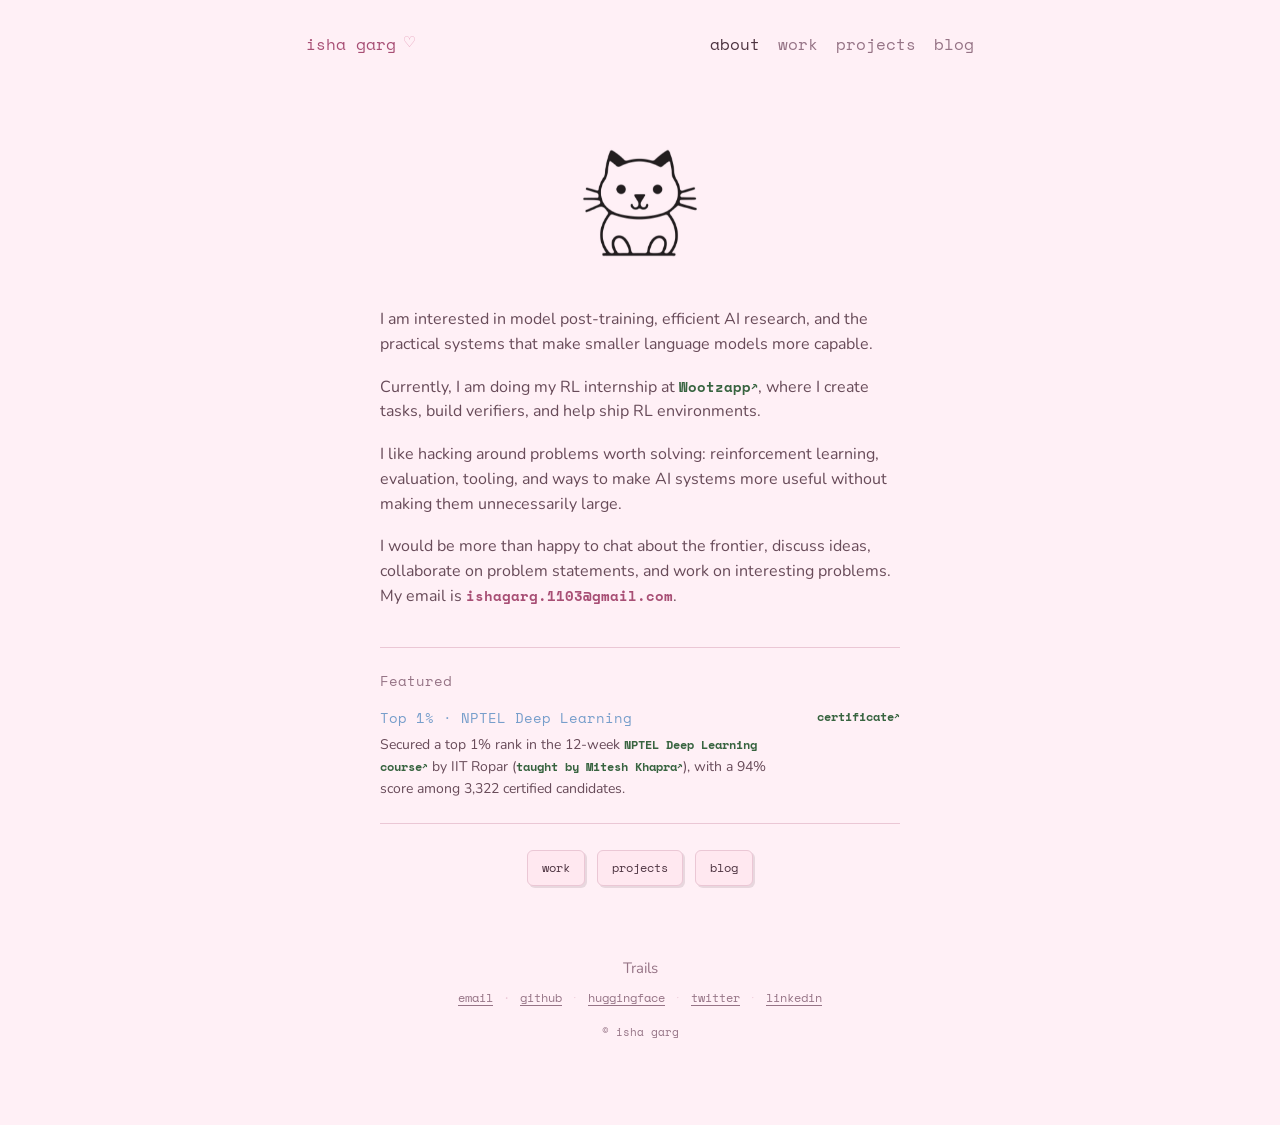
<file: index.html>
<!doctype html>
<html lang="en">
  <head>
    <meta charset="UTF-8" />
    <meta name="viewport" content="width=device-width, initial-scale=1.0" />
    <script>
      window.location.replace("./about/");
    </script>
    <meta http-equiv="refresh" content="0; url=./about/" />
    <title>Isha Garg</title>
    <link rel="canonical" href="./about/" />
  </head>
  <body></body>
</html>
</file>
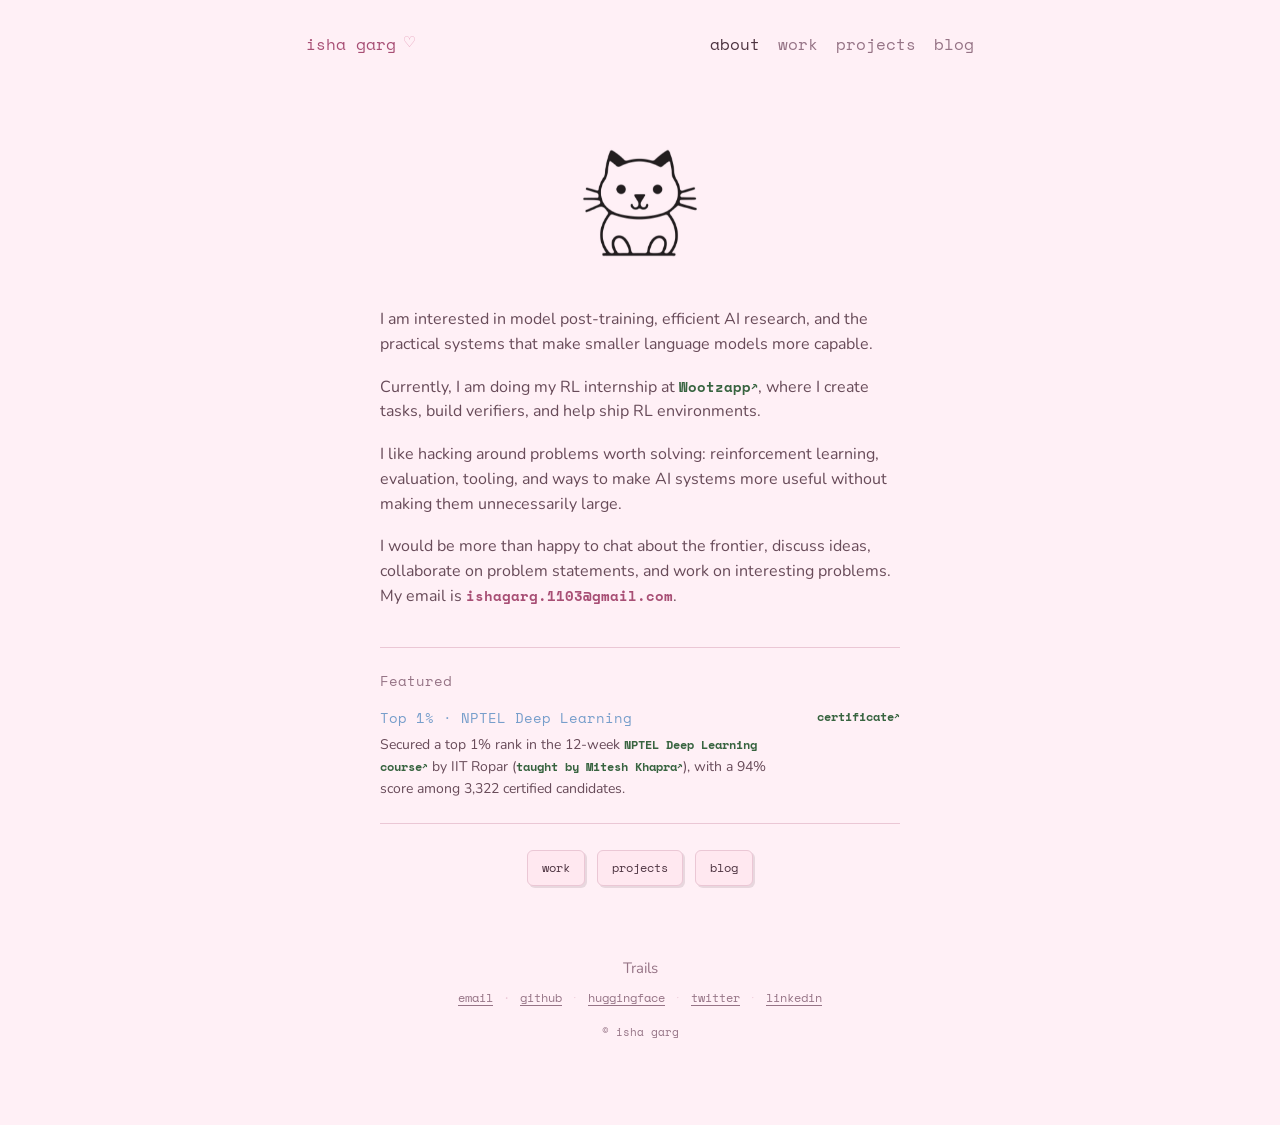
<file: about/index.html>
<!doctype html>
<html lang="en">
  <head>
    <meta charset="UTF-8" />
    <meta name="viewport" content="width=device-width, initial-scale=1.0" />
    <meta
      name="description"
      content="Portfolio of Isha Garg, an Information Technology student building AI, developer tooling, and community education projects."
    />
    <title>about · isha garg</title>
    <link rel="preconnect" href="https://fonts.googleapis.com" />
    <link rel="preconnect" href="https://fonts.gstatic.com" crossorigin />
    <link
      href="https://fonts.googleapis.com/css2?family=Fraunces:ital,opsz,wght@0,9..144,400;0,9..144,500;1,9..144,400&family=Nunito:wght@400;500;600&family=Space+Mono:wght@400;700&display=swap"
      rel="stylesheet"
    />
    <link rel="stylesheet" href="../styles.css" />
  </head>
  <body>
    <div class="wrap">
      <nav class="nav" aria-label="Primary navigation">
        <div class="nav-logo">
          <a href="./">isha garg</a>
        </div>
        <div class="nav-links">
          <a href="./" class="on">about</a>
          <a href="../work/">work</a>
          <a href="../projects/">projects</a>
          <a href="../blog/">blog</a>
        </div>
      </nav>

      <main>
        <section id="about" class="about">
          <img class="mascot" src="../cat.png" alt="simple black and white cat illustration" />

          <div class="about-intro">
            <p>
              I am interested in model post-training, efficient AI research, and
              the practical systems that make smaller language models more capable.
            </p>
            <p>
              Currently, I am doing my RL internship at
              <a href="https://www.wootzapp.com/" target="_blank" rel="noopener">Wootzapp</a>,
              where I create tasks, build verifiers, and help ship RL environments.
            </p>
            <p>
              I like hacking around problems worth solving: reinforcement learning,
              evaluation, tooling, and ways to make AI systems more useful without
              making them unnecessarily large.
            </p>
            <p>
              I would be more than happy to chat about the frontier, discuss ideas,
              collaborate on problem statements, and work on interesting problems.
              My email is
              <a class="email-link" href="mailto:ishagarg.1103@gmail.com">ishagarg.1103@gmail.com</a>.
            </p>
          </div>

          <section class="featured" aria-labelledby="featured-title">
            <h2 id="featured-title">Featured</h2>
            <div class="featured-item">
              <div>
                <p class="featured-title">Top 1% · NPTEL Deep Learning</p>
                <p class="featured-copy">
                  Secured a top 1% rank in the 12-week
                  <a href="https://nptel.ac.in/courses/106106184" target="_blank" rel="noopener">NPTEL Deep Learning course</a>
                  by IIT Ropar
                  (<a href="https://www.cse.iitm.ac.in/~miteshk/" target="_blank" rel="noopener">taught by Mitesh Khapra</a>),
                  with a 94% score among 3,322 certified candidates.
                </p>
              </div>
              <a href="../nptelcertificate.jpeg" target="_blank" rel="noopener">certificate</a>
            </div>
          </section>

          <div class="home-actions" aria-label="Portfolio pages">
            <a href="../work/">work</a>
            <a href="../projects/">projects</a>
            <a href="../blog/">blog</a>
          </div>
        </section>
      </main>

      <footer class="foot compact-foot">
        <div class="elsewhere-title">Trails</div>
        <div class="socials">
          <a href="mailto:ishagarg.1103@gmail.com" aria-label="Email Isha">email</a>
          <a href="https://github.com/IshaGarg1103" target="_blank" rel="noopener">github</a>
          <a href="https://huggingface.co/ishagarg1103" target="_blank" rel="noopener">huggingface</a>
          <a href="https://x.com/slowdownisha" target="_blank" rel="noopener">twitter</a>
          <a href="https://www.linkedin.com/in/isha-garg-300354285/" target="_blank" rel="noopener">linkedin</a>
        </div>
        <div class="copy">© isha garg</div>
      </footer>
    </div>
  </body>
</html>
</file>
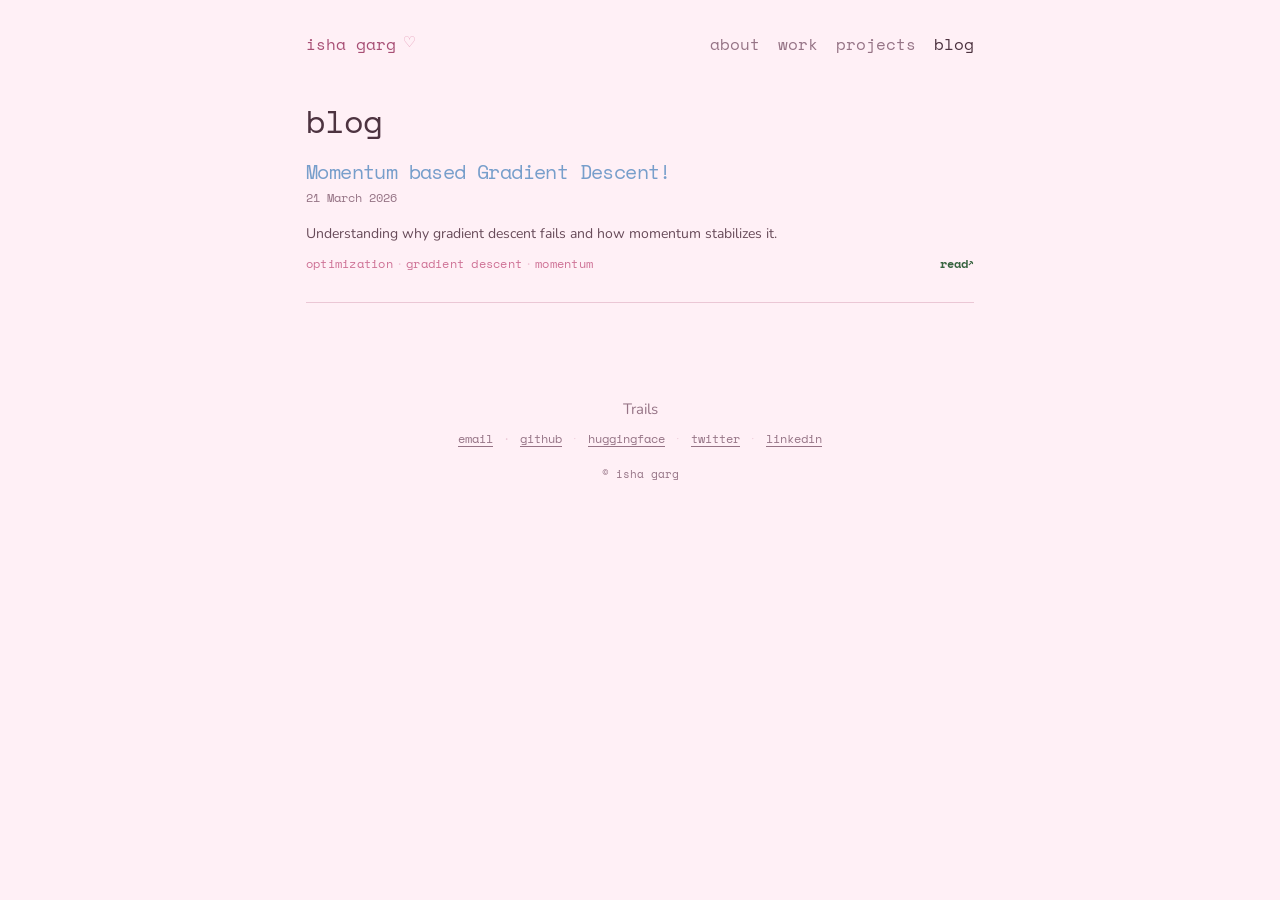
<file: blog/index.html>
<!doctype html>
<html lang="en">
  <head>
    <meta charset="UTF-8" />
    <meta name="viewport" content="width=device-width, initial-scale=1.0" />
    <title>blog · isha garg</title>
    <link rel="preconnect" href="https://fonts.googleapis.com" />
    <link rel="preconnect" href="https://fonts.gstatic.com" crossorigin />
    <link
      href="https://fonts.googleapis.com/css2?family=Fraunces:ital,opsz,wght@0,9..144,400;0,9..144,500;1,9..144,400&family=Nunito:wght@400;500;600&family=Space+Mono:wght@400;700&display=swap"
      rel="stylesheet"
    />
    <link rel="stylesheet" href="../styles.css" />
  </head>
  <body>
    <div class="wrap">
      <nav class="nav" aria-label="Primary navigation">
        <div class="nav-logo">
          <a href="../about/">isha garg</a>
        </div>
        <div class="nav-links">
          <a href="../about/">about</a>
          <a href="../work/">work</a>
          <a href="../projects/">projects</a>
          <a href="./" class="on">blog</a>
        </div>
      </nav>

      <main>
        <section class="page-section first-section">
          <div class="head-row">
            <h1 class="page-title projects-title">blog</h1>
          </div>
          <div class="pinboard project-pinboard">
            <article class="pin project-pin">
              <div class="pin-name">Momentum based Gradient Descent!</div>
              <div class="work-meta">21 March 2026</div>
              <p class="pin-desc">
                Understanding why gradient descent fails and how momentum
                stabilizes it.
              </p>
              <div class="pin-foot">
                <div class="pin-stack">
                  optimization<span class="sep">·</span>gradient descent<span class="sep">·</span>momentum
                </div>
                <div class="pin-links">
                  <a href="https://medium.com/@ishagarg.1103/momentum-based-gradient-descent-d915014586df" target="_blank" rel="noopener">read</a>
                </div>
              </div>
            </article>
          </div>
        </section>
      </main>

      <footer class="foot">
        <div class="elsewhere-title">Trails</div>
        <div class="socials">
          <a href="mailto:ishagarg.1103@gmail.com" aria-label="Email Isha">email</a>
          <a href="https://github.com/IshaGarg1103" target="_blank" rel="noopener">github</a>
          <a href="https://huggingface.co/ishagarg1103" target="_blank" rel="noopener">huggingface</a>
          <a href="https://x.com/slowdownisha" target="_blank" rel="noopener">twitter</a>
          <a href="https://www.linkedin.com/in/isha-garg-300354285/" target="_blank" rel="noopener">linkedin</a>
        </div>
        <div class="copy">© isha garg</div>
      </footer>
    </div>
  </body>
</html>
</file>
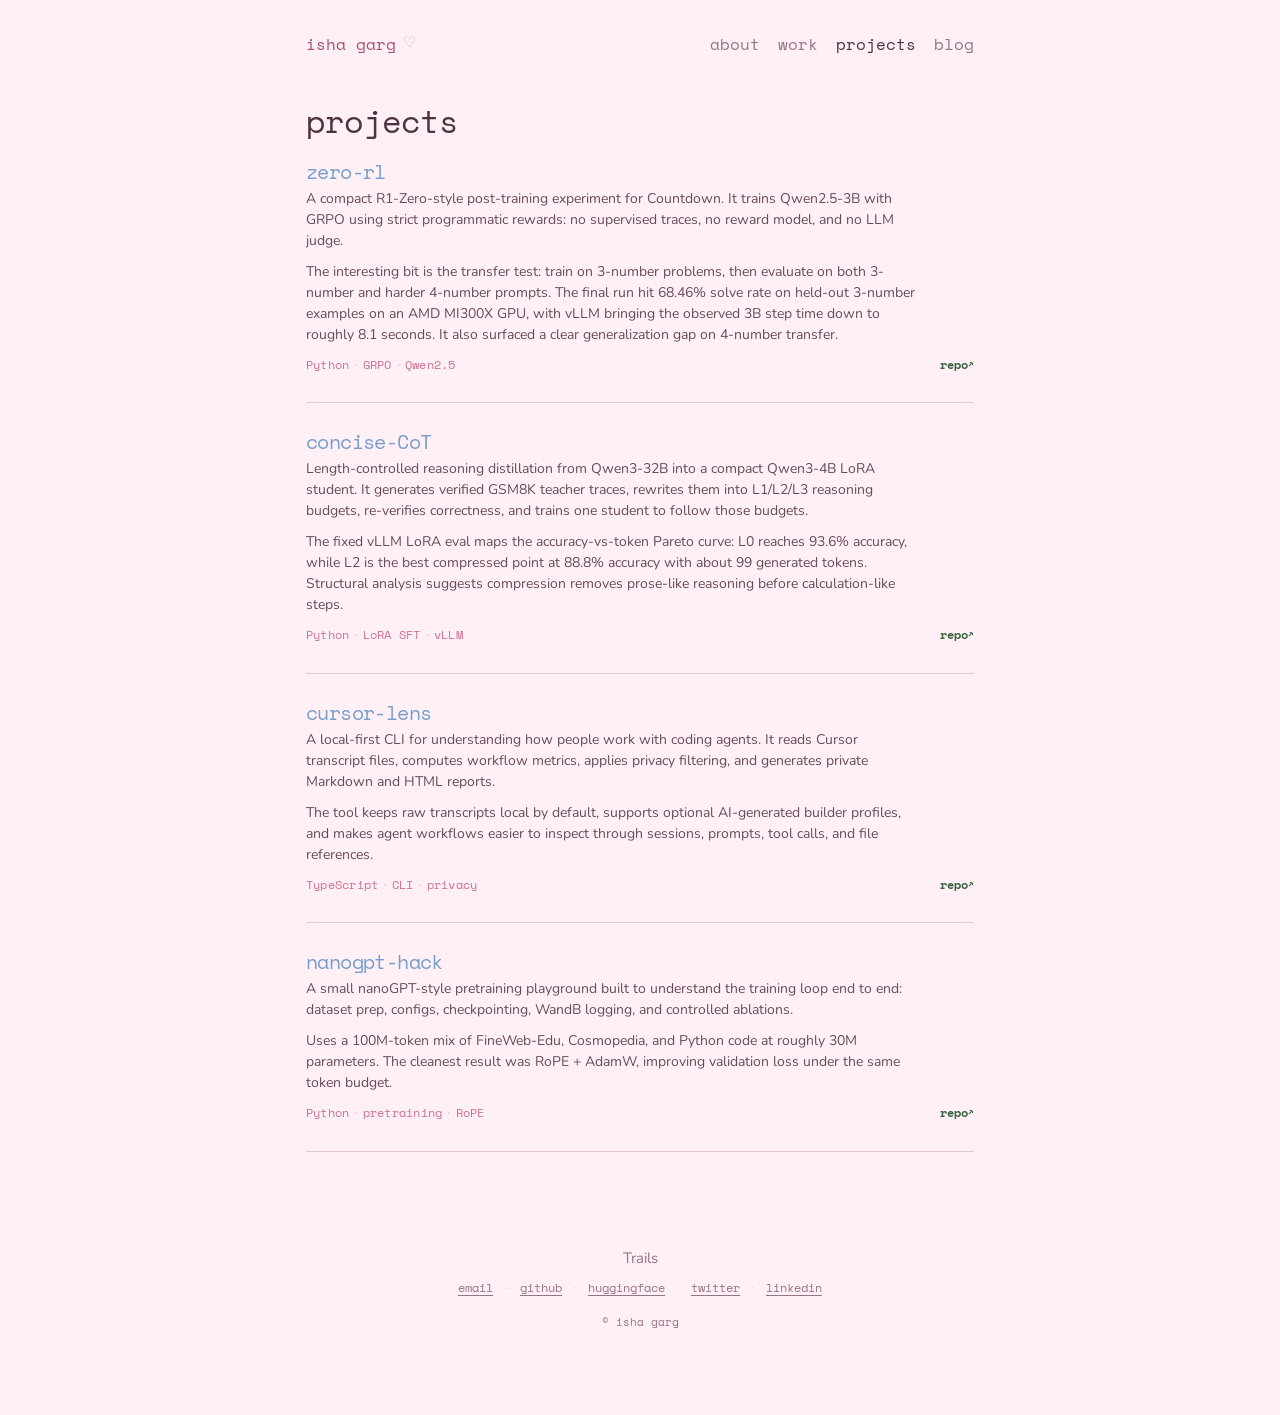
<file: projects/index.html>
<!doctype html>
<html lang="en">
  <head>
    <meta charset="UTF-8" />
    <meta name="viewport" content="width=device-width, initial-scale=1.0" />
    <title>projects · isha garg</title>
    <link rel="preconnect" href="https://fonts.googleapis.com" />
    <link rel="preconnect" href="https://fonts.gstatic.com" crossorigin />
    <link
      href="https://fonts.googleapis.com/css2?family=Fraunces:ital,opsz,wght@0,9..144,400;0,9..144,500;1,9..144,400&family=Nunito:wght@400;500;600&family=Space+Mono:wght@400;700&display=swap"
      rel="stylesheet"
    />
    <link rel="stylesheet" href="../styles.css" />
  </head>
  <body>
    <div class="wrap">
      <nav class="nav" aria-label="Primary navigation">
        <div class="nav-logo">
          <a href="../about/">isha garg</a>
        </div>
        <div class="nav-links">
          <a href="../about/">about</a>
          <a href="../work/">work</a>
          <a href="./" class="on">projects</a>
          <a href="../blog/">blog</a>
        </div>
      </nav>

      <main>
        <section class="page-section first-section">
          <div class="head-row">
            <h1 class="page-title projects-title">projects</h1>
          </div>
          <div class="pinboard project-pinboard">
            <article class="pin project-pin">
              <div class="pin-name">zero-rl</div>
              <p class="pin-desc">
                A compact R1-Zero-style post-training experiment for Countdown.
                It trains Qwen2.5-3B with GRPO using strict programmatic rewards:
                no supervised traces, no reward model, and no LLM judge.
              </p>
              <p class="pin-desc">
                The interesting bit is the transfer test: train on 3-number
                problems, then evaluate on both 3-number and harder 4-number
                prompts. The final run hit 68.46% solve rate on held-out
                3-number examples on an AMD MI300X GPU, with vLLM bringing the
                observed 3B step time down to roughly 8.1 seconds. It also
                surfaced a clear generalization gap on 4-number transfer.
              </p>
              <div class="pin-foot">
                <div class="pin-stack">
                  Python<span class="sep">·</span>GRPO<span class="sep">·</span>Qwen2.5
                </div>
                <div class="pin-links">
                  <a href="https://github.com/IshaGarg1103/zero-rl" target="_blank" rel="noopener">repo</a>
                </div>
              </div>
            </article>

            <article class="pin project-pin">
              <div class="pin-name">concise-CoT</div>
              <p class="pin-desc">
                Length-controlled reasoning distillation from Qwen3-32B into a
                compact Qwen3-4B LoRA student. It generates verified GSM8K teacher
                traces, rewrites them into L1/L2/L3 reasoning budgets, re-verifies
                correctness, and trains one student to follow those budgets.
              </p>
              <p class="pin-desc">
                The fixed vLLM LoRA eval maps the accuracy-vs-token Pareto curve:
                L0 reaches 93.6% accuracy, while L2 is the best compressed point at
                88.8% accuracy with about 99 generated tokens. Structural analysis
                suggests compression removes prose-like reasoning before
                calculation-like steps.
              </p>
              <div class="pin-foot">
                <div class="pin-stack">
                  Python<span class="sep">·</span>LoRA SFT<span class="sep">·</span>vLLM
                </div>
                <div class="pin-links">
                  <a href="https://github.com/IshaGarg1103/concise-cot" target="_blank" rel="noopener">repo</a>
                </div>
              </div>
            </article>

            <article class="pin project-pin">
              <div class="pin-name">cursor-lens</div>
              <p class="pin-desc">
                A local-first CLI for understanding how people work with coding
                agents. It reads Cursor transcript files, computes workflow
                metrics, applies privacy filtering, and generates private Markdown
                and HTML reports.
              </p>
              <p class="pin-desc">
                The tool keeps raw transcripts local by default, supports optional
                AI-generated builder profiles, and makes agent workflows easier to
                inspect through sessions, prompts, tool calls, and file references.
              </p>
              <div class="pin-foot">
                <div class="pin-stack">
                  TypeScript<span class="sep">·</span>CLI<span class="sep">·</span>privacy
                </div>
                <div class="pin-links">
                  <a href="https://github.com/IshaGarg1103/cursor-lens" target="_blank" rel="noopener">repo</a>
                </div>
              </div>
            </article>

            <article class="pin project-pin">
              <div class="pin-name">nanogpt-hack</div>
              <p class="pin-desc">
                A small nanoGPT-style pretraining playground built to understand
                the training loop end to end: dataset prep, configs, checkpointing,
                WandB logging, and controlled ablations.
              </p>
              <p class="pin-desc">
                Uses a 100M-token mix of FineWeb-Edu, Cosmopedia, and Python code
                at roughly 30M parameters. The cleanest result was RoPE + AdamW,
                improving validation loss under the same token budget.
              </p>
              <div class="pin-foot">
                <div class="pin-stack">
                  Python<span class="sep">·</span>pretraining<span class="sep">·</span>RoPE
                </div>
                <div class="pin-links">
                  <a href="https://github.com/IshaGarg1103/nanogpt-hack" target="_blank" rel="noopener">repo</a>
                </div>
              </div>
            </article>
          </div>
        </section>
      </main>

      <footer class="foot">
        <div class="elsewhere-title">Trails</div>
        <div class="socials">
          <a href="mailto:ishagarg.1103@gmail.com" aria-label="Email Isha">email</a>
          <a href="https://github.com/IshaGarg1103" target="_blank" rel="noopener">github</a>
          <a href="https://huggingface.co/ishagarg1103" target="_blank" rel="noopener">huggingface</a>
          <a href="https://x.com/slowdownisha" target="_blank" rel="noopener">twitter</a>
          <a href="https://www.linkedin.com/in/isha-garg-300354285/" target="_blank" rel="noopener">linkedin</a>
        </div>
        <div class="copy">© isha garg</div>
      </footer>
    </div>
  </body>
</html>
</file>
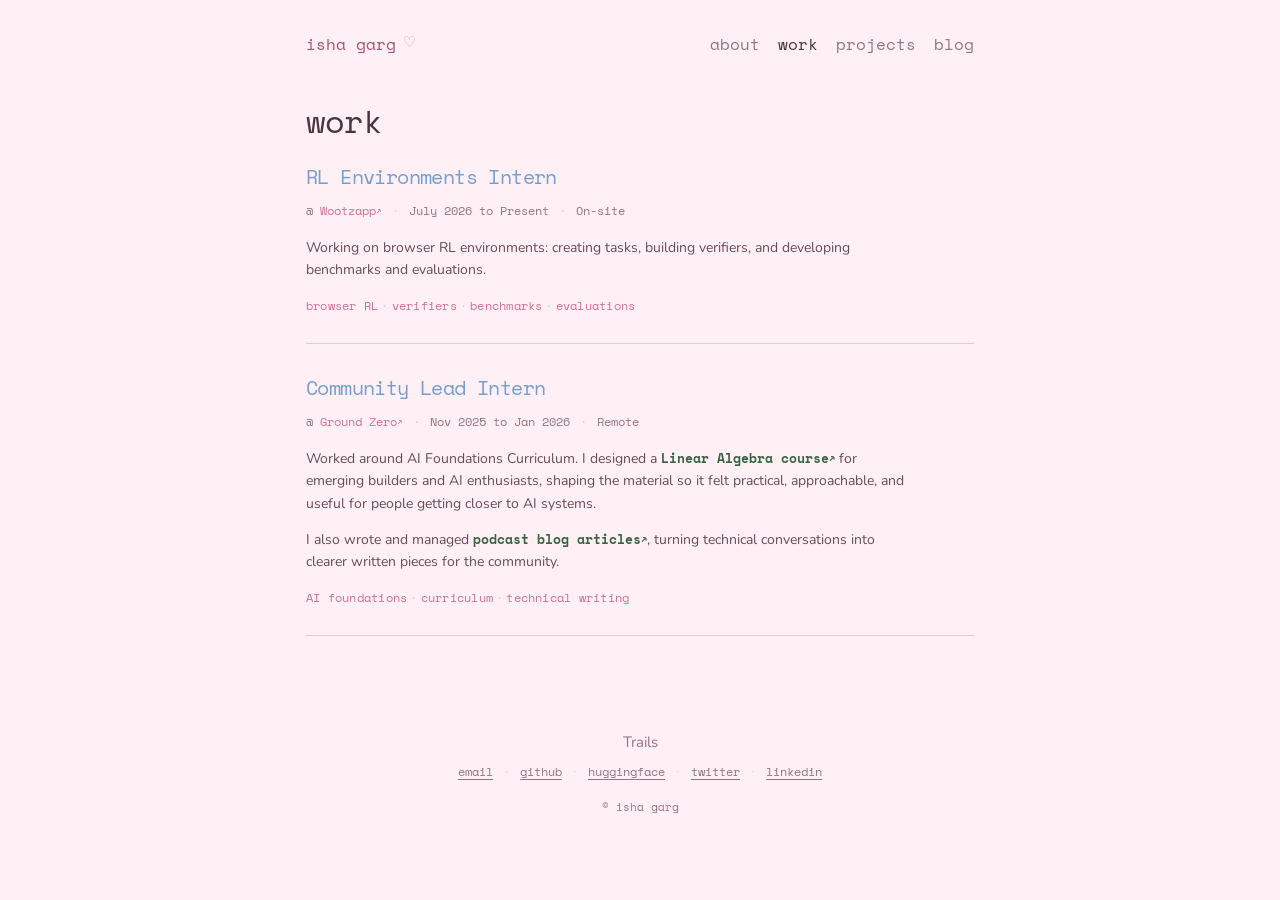
<file: work/index.html>
<!doctype html>
<html lang="en">
  <head>
    <meta charset="UTF-8" />
    <meta name="viewport" content="width=device-width, initial-scale=1.0" />
    <title>work · isha garg</title>
    <link rel="preconnect" href="https://fonts.googleapis.com" />
    <link rel="preconnect" href="https://fonts.gstatic.com" crossorigin />
    <link
      href="https://fonts.googleapis.com/css2?family=Fraunces:ital,opsz,wght@0,9..144,400;0,9..144,500;1,9..144,400&family=Nunito:wght@400;500;600&family=Space+Mono:wght@400;700&display=swap"
      rel="stylesheet"
    />
    <link rel="stylesheet" href="../styles.css" />
  </head>
  <body>
    <div class="wrap">
      <nav class="nav" aria-label="Primary navigation">
        <div class="nav-logo">
          <a href="../about/">isha garg</a>
        </div>
        <div class="nav-links">
          <a href="../about/">about</a>
          <a href="./" class="on">work</a>
          <a href="../projects/">projects</a>
          <a href="../blog/">blog</a>
        </div>
      </nav>

      <main>
        <section class="page-section first-section">
          <div class="head-row">
            <h1 class="page-title projects-title">work</h1>
          </div>
          <div class="work-list">
            <article class="work-item">
              <h2 class="work-title">RL Environments Intern</h2>
              <div class="work-meta">
                @ <a href="https://www.wootzapp.com/" target="_blank" rel="noopener">Wootzapp</a>
                <span class="sep">·</span> July 2026 to Present
                <span class="sep">·</span> On-site
              </div>
              <p>
                Working on browser RL environments: creating tasks, building
                verifiers, and developing benchmarks and evaluations.
              </p>
              <div class="pin-stack">
                browser RL<span class="sep">·</span>verifiers<span class="sep">·</span>benchmarks<span class="sep">·</span>evaluations
              </div>
            </article>

            <article class="work-item">
              <h2 class="work-title">Community Lead Intern</h2>
              <div class="work-meta">
                @ <a href="https://groundzeroai.in" target="_blank" rel="noopener">Ground Zero</a>
                <span class="sep">·</span> Nov 2025 to Jan 2026
                <span class="sep">·</span> Remote
              </div>
              <p>
                Worked around AI Foundations Curriculum. I designed a
                <a href="https://youtube.com/playlist?list=PL-vuWWQkFkr89jhbYNui4wPv0lHY9mDpP&amp;si=SjarfS7y35tJ78c8" target="_blank" rel="noopener">Linear Algebra course</a>
                for emerging builders and AI enthusiasts, shaping the material so
                it felt practical, approachable, and useful for people getting
                closer to AI systems.
              </p>
              <p>
                I also wrote and managed
                <a href="https://substack.com/@spotlightsbygroundzero/posts" target="_blank" rel="noopener">podcast blog articles</a>,
                turning technical conversations into clearer written pieces for
                the community.
              </p>
              <div class="pin-stack">
                AI foundations<span class="sep">·</span>curriculum<span class="sep">·</span>technical writing
              </div>
            </article>
          </div>
        </section>
      </main>

      <footer class="foot">
        <div class="elsewhere-title">Trails</div>
        <div class="socials">
          <a href="mailto:ishagarg.1103@gmail.com" aria-label="Email Isha">email</a>
          <a href="https://github.com/IshaGarg1103" target="_blank" rel="noopener">github</a>
          <a href="https://huggingface.co/ishagarg1103" target="_blank" rel="noopener">huggingface</a>
          <a href="https://x.com/slowdownisha" target="_blank" rel="noopener">twitter</a>
          <a href="https://www.linkedin.com/in/isha-garg-300354285/" target="_blank" rel="noopener">linkedin</a>
        </div>
        <div class="copy">© isha garg</div>
      </footer>
    </div>
  </body>
</html>
</file>
<file: styles.css>
:root {
  --bg: #fff0f6;
  --card: #ffe8f0;
  --card-soft: #fff7fb;
  --border: #ebc7d5;
  --border-soft: #f4d8e2;
  --ink: #4d3340;
  --ink-soft: #684b59;
  --muted: #967486;
  --rose: #e6a1bb;
  --rose-deep: #ce7195;
  --rose-dark: #a84f75;
  --peach: #da9d89;
  --gold: #b69b52;
  --sage: #7fa079;
  --sky: #779ecb;
  --lilac: #a98bd1;
  --green: #386440;
  --shadow: 2px 2px 0 rgba(77, 51, 64, 0.13);
  --shadow-lg: 3px 3px 0 rgba(77, 51, 64, 0.16);
}

* {
  box-sizing: border-box;
}

html {
  min-height: 100%;
  background: var(--bg);
  scroll-behavior: smooth;
}

body {
  margin: 0;
  min-height: 100vh;
  background: var(--bg);
  color: var(--ink);
  font-family: "Nunito", system-ui, sans-serif;
  font-size: 16px;
  line-height: 1.62;
  -webkit-font-smoothing: antialiased;
}

body::before {
  position: fixed;
  inset: 0;
  z-index: -1;
  background:
    radial-gradient(circle at 14% 6%, rgba(255, 255, 255, 0.65), transparent 21rem),
    radial-gradient(circle at 88% 10%, rgba(231, 178, 202, 0.24), transparent 24rem),
    var(--bg);
  content: "";
  pointer-events: none;
}

a {
  color: var(--rose-deep);
  text-decoration: none;
}

a:hover {
  color: var(--ink);
}

.featured-copy a,
.work-item p a {
  color: var(--green);
  font-family: "Space Mono", monospace;
  font-size: 0.9em;
  font-weight: 700;
}

.featured-copy a:hover,
.work-item p a:hover {
  color: var(--ink);
}

a[target="_blank"]::after {
  content: " ↗";
  display: inline-block;
  font-size: 0.78em;
  line-height: 1;
  transform: translateY(-0.08em);
}

.socials a[target="_blank"]::after {
  content: none;
}

b,
strong {
  color: var(--ink);
  font-weight: 600;
}

.wrap {
  max-width: 720px;
  margin: 0 auto;
  padding: 30px 26px 80px;
}

.nav {
  display: flex;
  align-items: center;
  justify-content: space-between;
  flex-wrap: wrap;
  gap: 12px;
  margin-bottom: 28px;
  padding-bottom: 18px;
}

.nav-logo a {
  color: var(--rose-dark);
  font-family: "Space Mono", monospace;
  font-size: 16px;
  font-style: normal;
  font-weight: 400;
  letter-spacing: 0;
}

.nav-logo a::after {
  content: " ♡";
  color: var(--rose);
  font-family: system-ui, sans-serif;
  font-size: 15px;
  font-style: normal;
  margin-left: 2px;
  vertical-align: 3px;
}

.nav-links {
  display: flex;
  flex-wrap: wrap;
  gap: 18px;
  font-size: 16px;
}

.nav-links a {
  color: var(--muted);
  font-family: "Space Mono", monospace;
}

.nav-links a:hover,
.nav-links a.on {
  color: var(--ink);
}

.about {
  display: flex;
  flex-direction: column;
  align-items: center;
  margin-top: 2px;
}

.mascot {
  display: block;
  width: min(160px, 42vw);
  height: auto;
  margin: 18px auto 24px;
  mix-blend-mode: multiply;
}

.about-intro {
  max-width: 520px;
  margin: 0 auto 34px;
  color: var(--ink-soft);
  font-size: 16px;
  line-height: 1.55;
  text-align: left;
}

.about-intro p {
  margin: 0 0 18px;
}

.about-intro p:last-child {
  margin-bottom: 0;
}

.about-intro a {
  color: var(--green);
  font-family: "Space Mono", monospace;
  font-size: 0.9em;
  font-weight: 700;
}

.about-intro a:hover {
  color: var(--ink);
}

.about-intro .email-link {
  color: var(--rose-dark);
}

.featured {
  width: min(520px, 100%);
  margin: 4px auto 24px;
  padding-top: 22px;
  padding-bottom: 24px;
  border-top: 1px solid var(--border);
  border-bottom: 1px solid var(--border);
  text-align: left;
}

.featured h2 {
  margin: 0 0 14px;
  color: var(--muted);
  font-family: "Space Mono", monospace;
  font-size: 14px;
  font-weight: 400;
}

.featured-item {
  display: flex;
  align-items: flex-start;
  justify-content: space-between;
  gap: 18px;
}

.featured-title {
  margin: 0 0 5px;
  color: var(--sky);
  font-family: "Space Mono", monospace;
  font-size: 14px;
}

.featured-copy {
  margin: 0;
  color: var(--ink-soft);
  font-size: 14px;
  line-height: 1.55;
}

.featured-item a {
  flex-shrink: 0;
  color: var(--green);
  font-family: "Space Mono", monospace;
  font-size: 12px;
  font-weight: 700;
}

.home-actions {
  display: flex;
  flex-wrap: wrap;
  justify-content: center;
  gap: 12px;
  margin-top: 2px;
}

.home-actions a {
  padding: 7px 14px;
  border: 1px solid var(--border);
  border-radius: 6px;
  background: var(--card);
  box-shadow: var(--shadow);
  color: var(--ink);
  font-family: "Space Mono", monospace;
  font-size: 12px;
  transition: box-shadow 0.12s, color 0.15s, transform 0.12s;
}

.home-actions a:hover {
  box-shadow: var(--shadow-lg);
  color: var(--rose-deep);
  transform: translate(-1px, -1px);
}

.page-section {
  margin-top: 54px;
  scroll-margin-top: 24px;
}

.first-section {
  margin-top: 18px;
}

.head-row {
  display: flex;
  align-items: flex-end;
  gap: 12px;
  margin-bottom: 8px;
}

.page-title {
  margin: 0;
  color: var(--ink);
  font-family: "Fraunces", Georgia, serif;
  font-size: 44px;
  font-style: italic;
  font-weight: 400;
  line-height: 1;
}

.projects-title {
  font-family: "Space Mono", monospace;
  font-size: 32px;
  font-style: normal;
  font-weight: 400;
  letter-spacing: -0.03em;
}

.head-kao {
  margin-bottom: 6px;
  color: var(--rose-deep);
  font-size: 16px;
}

.intro {
  max-width: 600px;
  margin: 6px 0 34px;
  color: var(--ink-soft);
  font-size: 15px;
  line-height: 1.7;
}

.intro b {
  color: var(--rose-dark);
  font-weight: 500;
  text-decoration: underline;
  text-decoration-thickness: 1px;
  text-underline-offset: 3px;
}

.timeline {
  position: relative;
  padding-left: 24px;
}

.timeline::before {
  position: absolute;
  top: 10px;
  bottom: 10px;
  left: 5px;
  width: 1px;
  background: var(--border);
  content: "";
}

.role {
  position: relative;
  margin-bottom: 30px;
}

.role::before {
  position: absolute;
  top: 18px;
  left: -24px;
  width: 11px;
  height: 11px;
  border-radius: 50%;
  background: var(--rose);
  box-shadow: 0 0 0 4px var(--bg), 0 0 0 5px var(--border);
  content: "";
}

.role-card,
.note-card {
  border: 1px solid var(--border);
  border-radius: 8px;
  background: var(--card);
  box-shadow: var(--shadow);
}

.role-card {
  padding: 20px 22px;
}

.role-title {
  margin: 0 0 3px;
  color: var(--ink);
  font-size: 16px;
  font-weight: 600;
}

.role-company {
  margin-bottom: 8px;
  color: var(--ink-soft);
  font-size: 14.5px;
}

.role-meta,
.tech-stack,
.pin-stack,
.pin-links,
.copy {
  font-family: "Space Mono", monospace;
}

.role-meta {
  margin-bottom: 10px;
  color: var(--muted);
  font-size: 11.8px;
}

.tech-stack {
  margin-bottom: 14px;
  color: var(--rose-deep);
  font-size: 11.7px;
  letter-spacing: 0.01em;
}

.sep {
  margin: 0 3px;
  color: var(--rose);
  opacity: 0.55;
}

.role-desc {
  margin: 0;
  color: var(--ink-soft);
  font-size: 14.5px;
  line-height: 1.6;
}

.role-bullets {
  margin: 0;
  padding: 0;
  list-style: none;
}

.role-bullets li {
  position: relative;
  margin-bottom: 6px;
  padding-left: 16px;
  color: var(--ink-soft);
  font-size: 14.5px;
  line-height: 1.55;
}

.role-bullets li::before {
  position: absolute;
  top: 0;
  left: 2px;
  color: var(--rose-deep);
  content: "*";
  font-weight: 700;
}

.work-list {
  margin-top: 24px;
}

.work-item {
  margin-bottom: 28px;
  padding-bottom: 28px;
  border-bottom: 1px solid var(--border);
}

.work-item:last-child {
  margin-bottom: 0;
}

.work-title {
  margin: 0 0 8px;
  color: var(--sky);
  font-family: "Space Mono", monospace;
  font-size: 20px;
  font-style: normal;
  font-weight: 400;
  letter-spacing: -0.03em;
}

.work-meta {
  margin-bottom: 16px;
  color: var(--muted);
  font-family: "Space Mono", monospace;
  font-size: 12px;
}

.work-item p {
  max-width: 610px;
  margin: 0 0 14px;
  color: var(--ink-soft);
  font-size: 14px;
  line-height: 1.6;
}

.pinboard {
  display: grid;
  grid-template-columns: repeat(2, minmax(0, 1fr));
  gap: 14px;
}

.project-pinboard {
  display: block;
  grid-template-columns: 1fr;
  margin-top: 24px;
}

.pin {
  display: flex;
  min-width: 0;
  flex-direction: column;
  padding: 0;
  overflow: hidden;
}

.pin-name,
.note-title {
  font-family: "Fraunces", Georgia, serif;
  font-style: italic;
  font-weight: 400;
}

.pin-name {
  margin-bottom: 5px;
  font-size: 24px;
  line-height: 1.1;
}

.pin-desc {
  flex: 1;
  margin: 0 0 10px;
  color: var(--ink-soft);
  font-size: 13px;
  line-height: 1.5;
}

.project-pin {
  padding: 0 0 28px;
  margin-bottom: 28px;
  border-bottom: 1px solid var(--border);
}

.project-pin .pin-name {
  color: var(--sky);
  font-family: "Space Mono", monospace;
  font-size: 20px;
  font-style: normal;
  font-weight: 400;
  letter-spacing: -0.03em;
}

.project-pin .pin-desc {
  max-width: 610px;
  font-size: 14px;
}

.pin-foot {
  display: flex;
  align-items: baseline;
  justify-content: space-between;
  flex-wrap: wrap;
  gap: 8px;
}

.pin-stack {
  min-width: 0;
  flex-shrink: 1;
  color: var(--rose-deep);
  font-size: 12px;
  letter-spacing: 0.02em;
}

.pin-links {
  display: flex;
  flex-shrink: 0;
  gap: 8px;
  min-width: 0;
  font-size: 12px;
  white-space: nowrap;
}

.pin-links a {
  color: var(--green);
  font-weight: 600;
}

.pin-links a:hover {
  color: var(--ink);
}

.note-grid {
  display: grid;
  grid-template-columns: repeat(2, minmax(0, 1fr));
  gap: 14px;
}

.note-card {
  padding: 16px 18px;
}

.note-title {
  margin-bottom: 4px;
  color: var(--rose-deep);
  font-size: 22px;
}

.note-card p {
  margin: 0;
  color: var(--ink-soft);
  font-size: 13.5px;
}

.foot {
  margin-top: 72px;
  padding-top: 22px;
  text-align: center;
}

.compact-foot {
  margin-top: 48px;
}

.socials {
  display: flex;
  flex-wrap: wrap;
  justify-content: center;
  gap: 0;
  margin-bottom: 12px;
}

.elsewhere-title {
  margin-bottom: 8px;
  color: var(--muted);
  font-size: 15px;
}

.socials a {
  color: var(--muted);
  font-family: "Space Mono", monospace;
  font-size: 12px;
  text-decoration: underline;
  text-decoration-thickness: 1px;
  text-underline-offset: 3px;
}

.socials a:not(:last-child)::after {
  content: "·";
  display: inline-block;
  margin: 0 10px;
  color: var(--border);
  text-decoration: none;
}

.socials a:hover {
  color: var(--ink);
}

.copy {
  display: inline-flex;
  align-items: center;
  justify-content: center;
  gap: 4px;
  margin-top: 4px;
  color: var(--muted);
  font-size: 11px;
  line-height: 1.4;
}

@media (max-width: 560px) {
  .wrap {
    padding: 24px 22px 68px;
  }

  .nav {
    margin-bottom: 18px;
  }

  .nav-links {
    gap: 12px;
    font-size: 14px;
  }

  .mascot {
    width: 185px;
    height: auto;
  }

  .about-intro {
    font-size: 15px;
  }

  .page-title {
    font-size: 36px;
  }

  .timeline {
    padding-left: 20px;
  }

  .role::before {
    left: -20px;
  }

  .pinboard,
  .note-grid {
    grid-template-columns: 1fr;
  }
}
</file>
